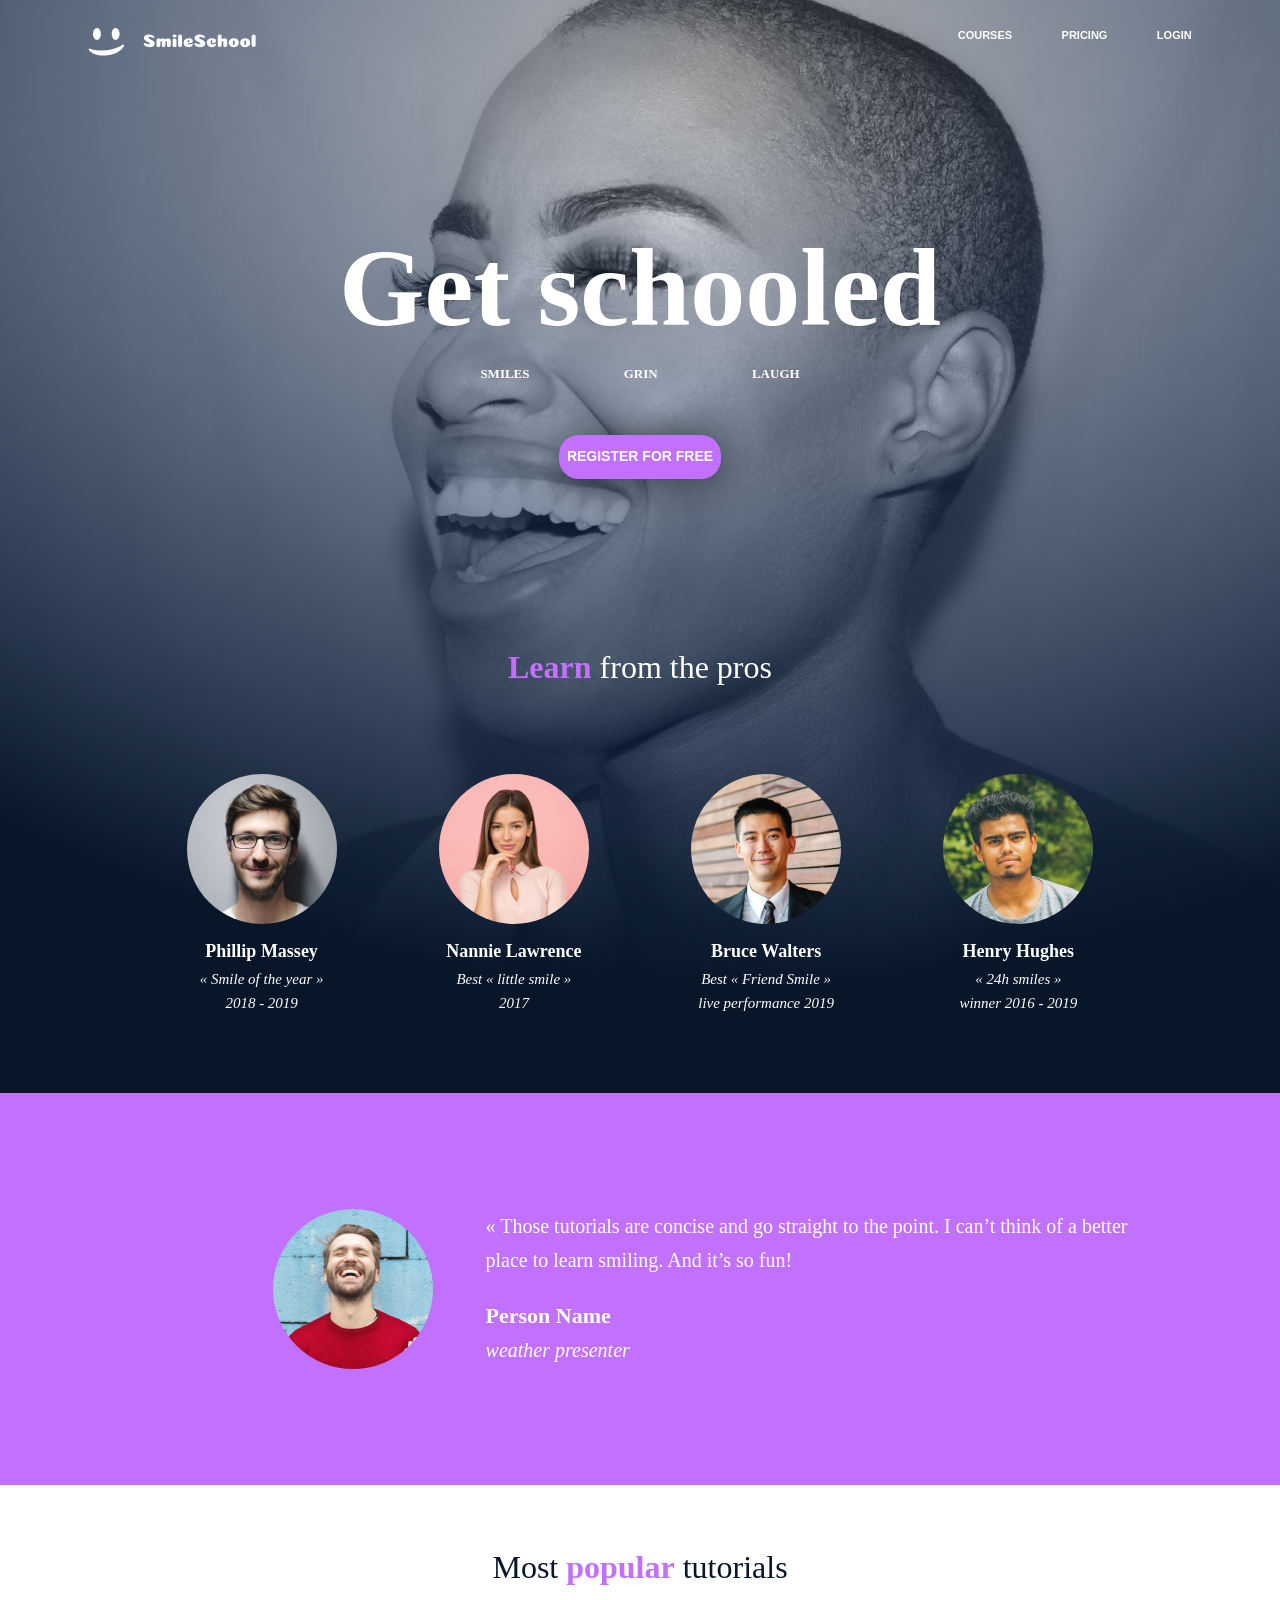
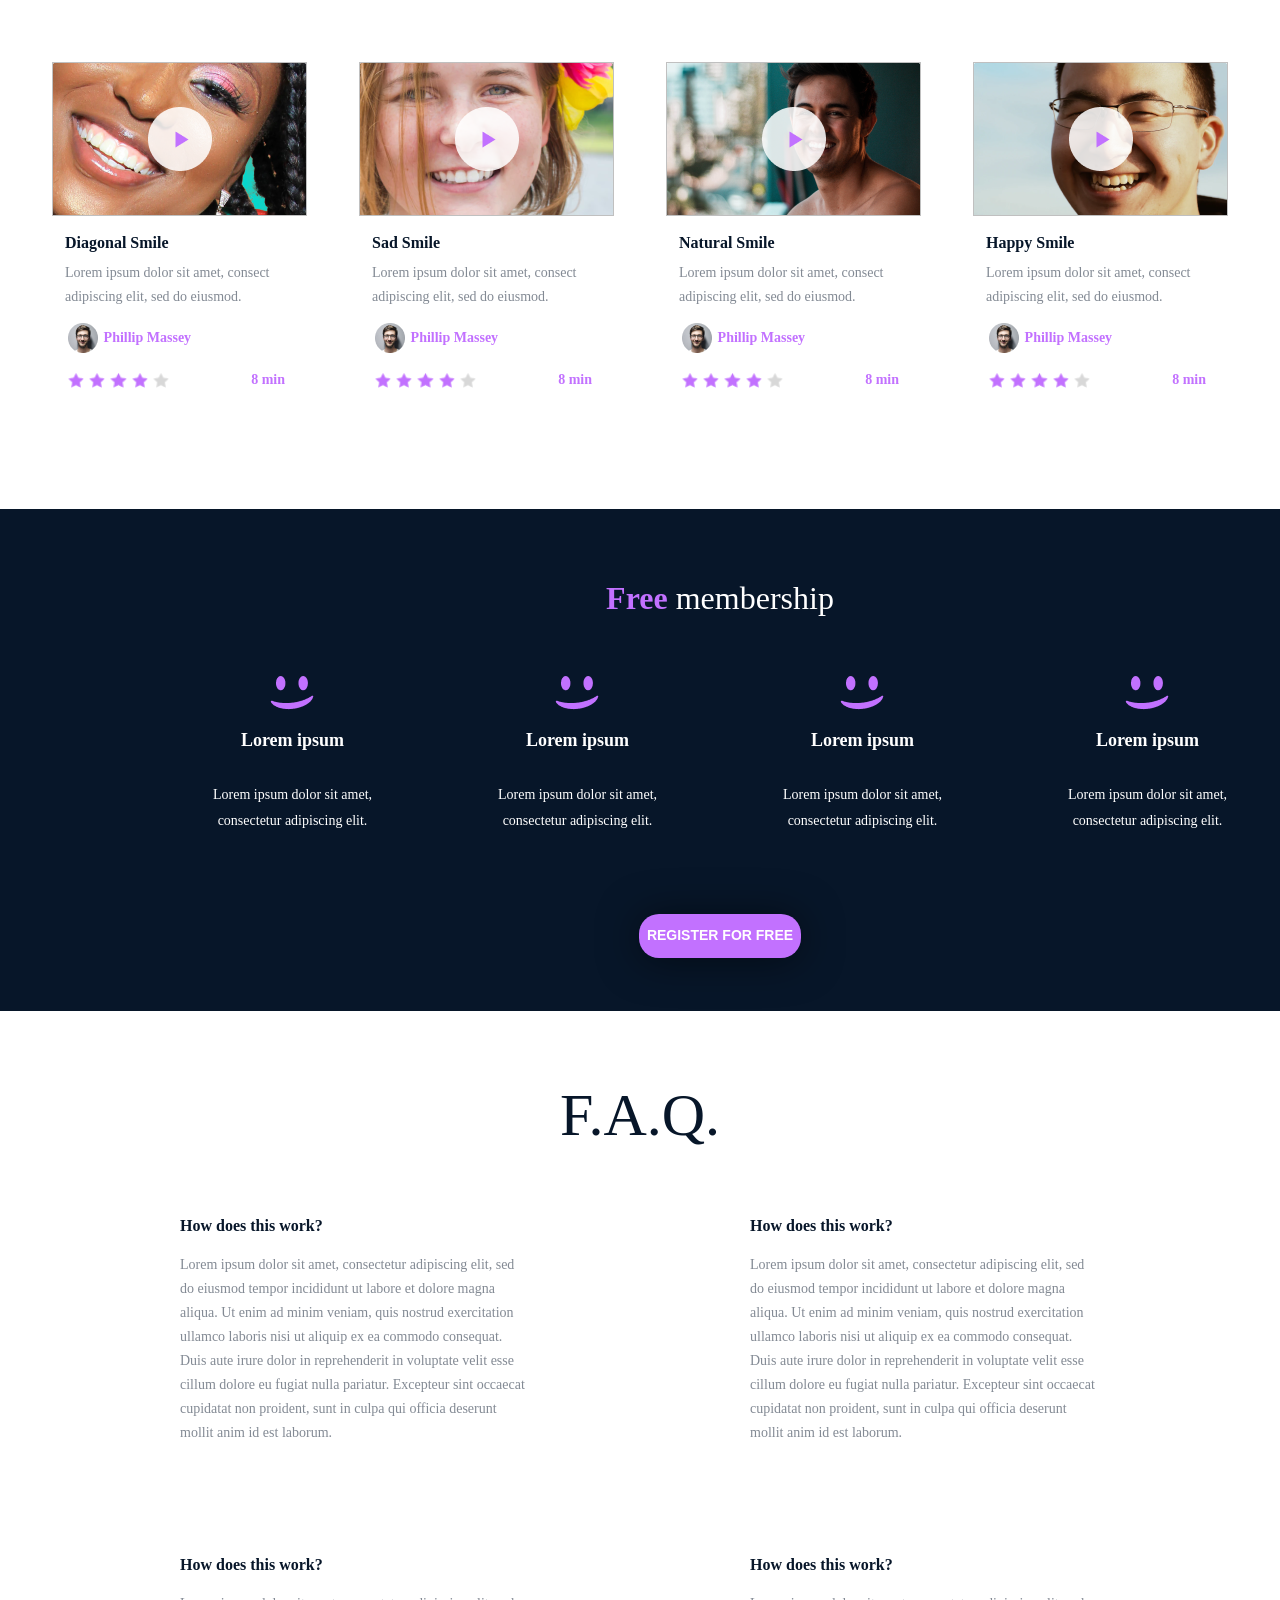
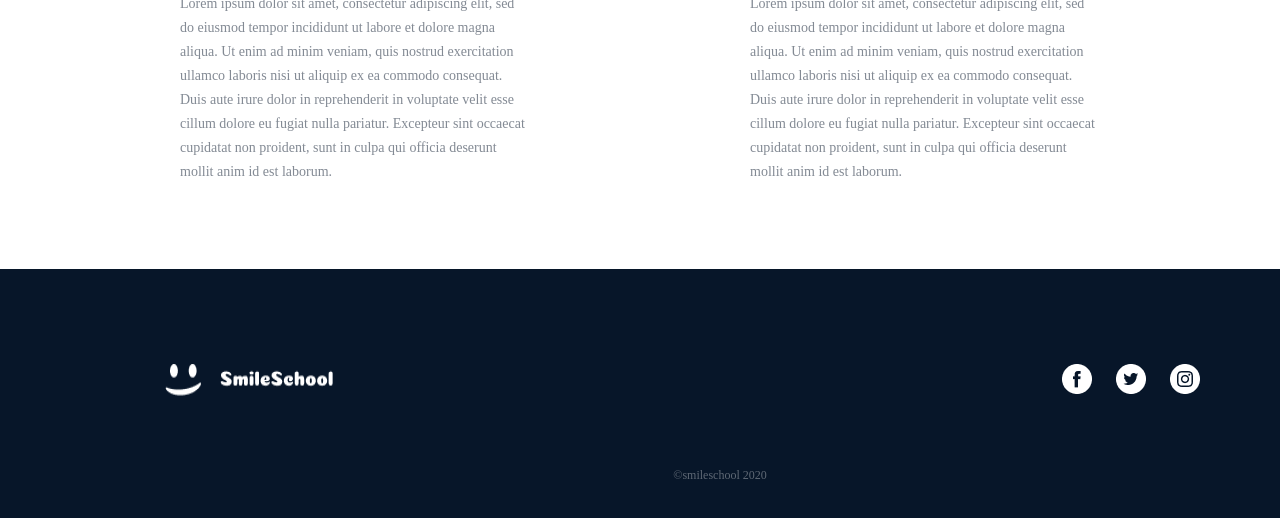
<file: css_advanced/index.html>
<!DOCTYPE html>
<html lang="en">
<head>
    <meta charset="UTF-8">
    <meta http-equiv="X-UA-Compatible" content="IE=edge">
    <meta name="viewport" content="width=device-width, initial-scale=1.0">
    <link rel="stylesheet" href="./styles.css">
    <title>Document</title>
</head>
<body>
    <header>
        <div class="logo">
            <a href="">
                <img src="./images/logo.png" alt="logo" id="" />
            </a>
        </div>
        <div class="menu">
            <a href="" id="courses">COURSES</a>
            <a href="" id="pricing">PRICING</a>
            <a href="" id="login">LOGIN</a>
        </div>
    </header>

    <main>

        <!-- Banner -->
        <section class="d">
            <div id="get_sgl_register">
                <h1 id="get_school">Get schooled</h1>
                <p id="sgl">SMILES GRIN LAUGH</p>
                <button class="register_free">REGISTER FOR FREE</button>
            </div>
            <div>
                <h2 id="learn_pros"><span style="font-weight: bold; color: #C271FF;">Learn</span> from the pros</h2>
                <div class="pros">
                    <div>
                        <img src="./images/1.png" alt="">
                        <h1>Phillip Massey</h1>
                        <p>« Smile of the year »<br>2018 - 2019</p>
                    </div>
                    <div>
                        <img src="./images/6.png" alt="">
                        <h1>Nannie Lawrence</h1>
                        <p>Best « little smile »<br>2017</p>
                    </div>
                    <div>
                        <img src="./images/7.png" alt="">
                        <h1>Bruce Walters</h1>
                        <p>Best « Friend Smile »<br>live performance 2019</p>
                    </div>
                    <div>
                        <img src="./images/8.png" alt="">
                        <h1>Henry Hughes</h1>
                        <p>« 24h smiles »<br>winner 2016 - 2019</p>
                    </div>
                </div>
            </div>
        </section>

        <!-- Quote -->
        <section class="quo">
            <div id="quote" >
                <img src="./images/Bitmap (1).png" alt="">
                <div id="te">
                    <blockquote>
                        « Those tutorials are concise and go straight to the point. I can’t think of a better<br>place to learn smiling. And it’s so fun!
                    </blockquote>
                    <p id="name">Person Name</p>
                    <p>weather presenter</p>
                </div>
            </div>
        </section>

        <!-- Videos list  -->
        <section id="video_list">
            <h1>Most <span style="font-weight: bold; color: #C271FF;">popular</span> tutorials</h1>
            <div class="tutorials">
                <div>
                    <img id="image_video" alt="" />
                    <h2>Diagonal Smile</h2>
                    <p class="video_description">Lorem ipsum dolor sit amet, consect<br>adipiscing elit, sed do eiusmod.</p>
                    <div class="author_video">
                        <img src="./images/avatar.png" alt="">
                        <h3>Phillip Massey</h3>
                    </div>
                    <div class="stars">
                        <div>
                            <img src="./images/Star_1.png" alt="">
                            <img src="./images/Star_1.png" alt="">
                            <img src="./images/Star_1.png" alt="">
                            <img src="./images/Star_1.png" alt="">
                            <img src="./images/Star_5.png" alt="">
                        </div>
                        <p>8 min</p>
                    </div>
                </div>
                <div>
                    <img id="image_video1" alt="">
                    <h2>Sad Smile</h2>
                    <p class="video_description">Lorem ipsum dolor sit amet, consect<br>adipiscing elit, sed do eiusmod.</p>
                    <div class="author_video">
                        <img src="./images/avatar.png" alt="">
                        <h3>Phillip Massey</h3>
                    </div>
                    <div class="stars">
                        <div>
                            <img src="./images/Star_1.png" alt="">
                            <img src="./images/Star_1.png" alt="">
                            <img src="./images/Star_1.png" alt="">
                            <img src="./images/Star_1.png" alt="">
                            <img src="./images/Star_5.png" alt="">
                        </div>
                        <p>8 min</p>
                    </div>
                </div>
                <div>
                    <img id="image_video2" alt="">
                    <h2>Natural Smile</h2>
                    <p class="video_description">Lorem ipsum dolor sit amet, consect<br>adipiscing elit, sed do eiusmod.</p>
                    <div class="author_video">
                        <img src="./images/avatar.png" alt="">
                        <h3>Phillip Massey</h3>
                    </div>
                    <div class="stars">
                        <div>
                            <img src="./images/Star_1.png" alt="">
                            <img src="./images/Star_1.png" alt="">
                            <img src="./images/Star_1.png" alt="">
                            <img src="./images/Star_1.png" alt="">
                            <img src="./images/Star_5.png" alt="">
                        </div>
                        <p>8 min</p>
                    </div>
                </div>
                <div>
                    <img id="image_video3" alt="">
                    <h2>Happy Smile</h2>
                    <p class="video_description">Lorem ipsum dolor sit amet, consect<br>adipiscing elit, sed do eiusmod.</p>
                    <div class="author_video">
                        <img src="./images/avatar.png" alt="">
                        <h3>Phillip Massey</h3>
                    </div>
                    <div class="stars">
                        <div>
                            <img src="./images/Star_1.png" alt="">
                            <img src="./images/Star_1.png" alt="">
                            <img src="./images/Star_1.png" alt="">
                            <img src="./images/Star_1.png" alt="">
                            <img src="./images/Star_5.png" alt="">
                        </div>
                        <p>8 min</p>
                    </div>
                </div>
            </div>
        </section>

        <!-- Membership -->
        <section id='membership'>
            <h1><span style="font-weight: bold; color: #C271FF;">Free</span> membership</h1>
            <div id="smiles">
                <div class="smile">
                    <img src="./images/smile.png" alt="">
                    <h2>Lorem ipsum</h2>
                    <p>Lorem ipsum dolor sit amet,<br>consectetur adipiscing elit.</p>
                </div>
                <div class="smile">
                    <img src="./images/smile.png" alt="">
                    <h2>Lorem ipsum</h2>
                    <p>Lorem ipsum dolor sit amet,<br>consectetur adipiscing elit.</p>
                </div>
                <div class="smile">
                    <img src="./images/smile.png" alt="">
                    <h2>Lorem ipsum</h2>
                    <p>Lorem ipsum dolor sit amet,<br>consectetur adipiscing elit.</p>
                </div>
                <div class="smile">
                    <img src="./images/smile.png" alt="">
                    <h2>Lorem ipsum</h2>
                    <p>Lorem ipsum dolor sit amet,<br>consectetur adipiscing elit.</p>
                </div>
            </div>
            <button class="register_free" id="btn_regis">REGISTER FOR FREE</button>
        </section>

        <!-- F.A.Q -->
        <section class="faq">
            <h1>F.A.Q.</h1>
            <div id="fq">
                <div class="f">
                    <div class="how_does_work">
                        <h2>How does this work?</h2>
                        <p>Lorem ipsum dolor sit amet, consectetur adipiscing elit, sed do eiusmod tempor incididunt ut labore et dolore magna aliqua. Ut enim ad minim veniam, quis nostrud exercitation ullamco laboris nisi ut aliquip ex ea commodo consequat. Duis aute irure dolor in reprehenderit in voluptate velit esse cillum dolore eu fugiat nulla pariatur. Excepteur sint occaecat cupidatat non proident, sunt in culpa qui officia deserunt mollit anim id est laborum.</p>
                    </div>
                    <div class="how_does_work">
                        <h2>How does this work?</h2>
                        <p>Lorem ipsum dolor sit amet, consectetur adipiscing elit, sed do eiusmod tempor incididunt ut labore et dolore magna aliqua. Ut enim ad minim veniam, quis nostrud exercitation ullamco laboris nisi ut aliquip ex ea commodo consequat. Duis aute irure dolor in reprehenderit in voluptate velit esse cillum dolore eu fugiat nulla pariatur. Excepteur sint occaecat cupidatat non proident, sunt in culpa qui officia deserunt mollit anim id est laborum.</p>
                    </div>
                </div>
                <div class="f">
                    <div class="how_does_work">
                        <h2>How does this work?</h2>
                        <p>Lorem ipsum dolor sit amet, consectetur adipiscing elit, sed do eiusmod tempor incididunt ut labore et dolore magna aliqua. Ut enim ad minim veniam, quis nostrud exercitation ullamco laboris nisi ut aliquip ex ea commodo consequat. Duis aute irure dolor in reprehenderit in voluptate velit esse cillum dolore eu fugiat nulla pariatur. Excepteur sint occaecat cupidatat non proident, sunt in culpa qui officia deserunt mollit anim id est laborum.</p>
                    </div>
                    <div class="how_does_work">
                        <h2>How does this work?</h2>
                        <p>Lorem ipsum dolor sit amet, consectetur adipiscing elit, sed do eiusmod tempor incididunt ut labore et dolore magna aliqua. Ut enim ad minim veniam, quis nostrud exercitation ullamco laboris nisi ut aliquip ex ea commodo consequat. Duis aute irure dolor in reprehenderit in voluptate velit esse cillum dolore eu fugiat nulla pariatur. Excepteur sint occaecat cupidatat non proident, sunt in culpa qui officia deserunt mollit anim id est laborum.</p>
                    </div>
                </div>
            </div>
        </section>
    </main>

    <footer>
        <div>
            <div id="social">
                <img src="./images/logo.png" alt="">
                <div>
                    <a href=""><img src="./images/Facebook_White.png" alt=""></a>
                    <a href=""><img src="./images/Twitter_White.png" alt=""></a>
                    <a href=""><img src="./images/Instagram_White.png" alt=""></a>
                </div>
            </div>
            <p>©smileschool 2020</p>
        </div>
    </footer>
</body>
</html>
</file>
<file: css_advanced/styles.css>
body{
    background-image: url('./images/background.png');
    background-repeat: no-repeat;
    max-width: 100%;
    display: flex;
    flex-direction: column;
}

body a {
    text-decoration: none;
}

/* Style of header */
header {
    width: 1103.41px;
    min-width: auto;
    height: 29.46px;
    margin-top: 20.02px;
    display: flex;
    align-self: center;
    justify-content: space-between;
}

/* Style of menu */
.menu {
    width: 234px;
    height: 15px;
    left: 1041px;
    top: 37px;
    display: flex;
    justify-content: space-between;

}

#login, #pricing, #courses {
    height: 15px;
    top: 37px;    
    /* Fonts */
    font-family: 'Gill Sans', 'Gill Sans MT', Calibri, 'Trebuchet MS', sans-serif;
    font-style: normal;
    font-weight: 700;
    font-size: 11px;
    line-height: 15px;


    /* Color of font */
    color: #FFFFFF;
}

/* MAIN */

/* Get schooled */
#get_school, #sgl, #register_free{
    font-family: Calibri;
    font-style: normal;
    text-align: center;

}

#get_school {
    align-self: center;
    top: calc(50% - 151px/2 - 251px);
    margin-top: 155.52px;
    height: 151px;
    
    font-weight: 700;
    font-size: 110px;
    line-height: 151px;  
    /* identical to box height */
    color: #FFFFFF;
    margin-bottom: 0px;
} 

#sgl {
    height: 20px;
    top: calc(50% - 20px/2 - 175.5px);

    font-style: normal;
    font-weight: 700;
    font-size: 13px;
    line-height: 20px;

    margin-top: 0px;
    color: #FFFFFF;
    word-spacing: 91px;
}

.register_free {
    font-style: normal;
    font-weight: 600;
    font-size: 14px;
    line-height: 17.6px;
    /* identical to box height */
    
    filter: drop-shadow(0px 2px 20px rgba(0, 0, 0, 0.5));
    width: 162px;
    height: 44px;
    border-radius: 20px;
    margin-top: 38px;
    margin-bottom: 0px;
    
    background-color: #C271FF;
    border: #C271FF;
    color: #FFFFFF;
}

#get_sgl_register {
    display: flex;
    flex-direction: column;
    align-items: center;
}

#learn_pros {
    /* Learn from the pros */
    margin-top: 168px;
    margin-bottom: 0px;
    height: 40px;
    left: 41.94%;
    right: 39.93%;
    top: calc(50% - 40px/2 + 104.5px);

    font-family: calibri;
    font-style: normal;
    font-weight: 400;
    font-size: 32px;
    line-height: 40px;
    text-align: center;

    color: #FFFFFF;
}

.pros {
    max-width: 1009px;
    height: 237px;
    left: 217px;
    top: 758px;
    margin: 0 auto;
    margin-top: 87px;
    margin-bottom: 82px;
    display: flex;
    justify-content: space-around;
}

.pros img {
    border-radius: 50%;
    margin-bottom: 0px;
}

.pros h1 {
    /* Phillip Massey */

    height: 27px;
    left: 0%;
    right: 0%;
    top: calc(50% - 27px/2 + 55px);

    font-family: calibri;
    font-style: normal;
    font-weight: 900;
    font-size: 18px;
    line-height: 27px;
    /* identical to box height, or 150% */

    text-align: center;

    color: #FFFFFF;

    margin-top: 10px;
    margin-bottom: 0px;
}

.pros p {
    height: 48px;
    left: 0%;
    right: 0%;
    top: calc(50% - 48px/2 + 94.5px);

    font-family: calibri;
    font-style: italic;
    font-weight: 400;
    font-size: 15px;
    line-height: 24px;
    /* or 150% */
    
    text-align: center;
    
    color: #FFFFFF;
    
    margin-top: 2px;
}

/* QUOTE */
.quo {
    width: 1440px;
    height: 392px;
    right: 10px;
    margin-left: -8px;
    background: #C271FF;
    display: flex;
    align-items: center;
    justify-content: center;
}

#quote {
    display: flex;
}

#quote blockquote, #quote p {
    color: #FFFFFF;
}

#quote blockquote {
    margin-left: 0;
    margin-top: 0;
    margin-bottom: 22px;
    font-family: calibri;
    font-style: normal;
    font-weight: 400;
    font-size: 20px;
    line-height: 34px;
    /* or 153% */
}

#quote #name {
    /* Person Name */
    font-family: calibri;
    font-style: normal;
    font-weight: 700;
    font-size: 22px;
    line-height: 34px;
    /* identical to box height, or 153% */
}

#quote img{
    border-radius: 50%;
    width: 160px;
    height: 160px;
    left: 259px;
    top: 1201px;
}

#quote p {
    font-family: calibri;
    font-style: italic;
    font-weight: 400;
    font-size: 20px;
    line-height: 34px;
    /* identical to box height, or 153% */

    margin-top: 0;
    margin-bottom: 0;
}

#te {
    margin-left: 53px;
}

#name {
    font-style: normal;
    font-weight: 700;
    font-size: 22px;
    line-height: 34px;
}

/* Video List */
#video_list {
    width: 1228px;
    height: 450px;
    margin: 62px auto 112px auto;
}

#video_list h1 {
    text-align: center;
    height: 40px;

    font-family: calibri;
    font-style: normal;
    font-weight: 300;
    font-size: 32px;
    line-height: 40px;
    text-align: center;

    color: #071629;
}

.tutorials {
    display: flex;
    justify-content: space-around;
    margin-top: 75px;
}

.tutorials h2 {
    margin-bottom: 0;
    height: 20px;
    margin-left: 13px;

    font-family: calibri;
    font-style: normal;
    font-weight: 700;
    font-size: 16px;
    line-height: 20px;

    color: #071629;
}

/* Images of the videos */
#image_video {
    background-image: url(./images/play.png), url(./images/preview.png);
    background-repeat: no-repeat;
    background-position-y: center;
    background-position-x: center;
    width: 255px;
    height: 154px;
}
#image_video1 {
    background-image: url(./images/play.png), url(./images/preview\ \(1\).png);
    background-repeat: no-repeat;
    background-position-y: center;
    background-position-x: center;
    width: 255px;
    height: 154px;
}
#image_video2 {
    background-image: url(./images/play.png), url(./images/preview\ \(2\).png);
    background-repeat: no-repeat;
    background-position-y: center;
    background-position-x: center;
    width: 255px;
    height: 154px;
}
#image_video3 {
    background-image: url(./images/play.png), url(./images/preview\ \(3\).png);
    background-repeat: no-repeat;
    background-position-y: center;
    background-position-x: center;
    width: 255px;
    height: 154px;
}

.video_description {
    margin-top: 7.6px;
    margin-left: 13px;
    height: 48px;

    font-family: calibri;
    font-style: normal;
    font-weight: 400;
    font-size: 14px;
    line-height: 24px;
    /* or 171% */

    color: rgba(7, 22, 41, 0.501584);
}

.author_video {
    margin-top: 13.4px;
    margin-left: 13px;
    width: 129px;
    height: 30px;

    display: flex;
    align-items: center;
    justify-content: space-around;
}

.author_video h3 {
    left: 21.96%;
    right: 44.31%;
    top: calc(50% - 27px/2 + 109px);

    font-family: calibri;
    font-style: normal;
    font-weight: 600;
    font-size: 14px;
    line-height: 27px;
    /* identical to box height, or 193% */

    color: #C271FF;

}

.stars {
    width: 220px;
    height: 27px;
    margin-top: 14px;
    margin-left: 13px;

    display: flex;
    align-items: center;
    justify-content: space-between;
}

.stars div {
    width: 107px;
    height: 15px;
    display: flex;
    justify-content: space-around;
}

.stars p {
    font-family: calibri;
    font-style: normal;
    font-weight: 600;
    font-size: 14px;
    /* identical to box height, or 193% */

    color: #C271FF;   
}

/* Membership */
#membership {
    width: 1440px;
    height: 502px;
    margin-left: -8px;
    display: flex;
    flex-direction: column;
    
    background: #071629;
}

#membership h1 {
    /* Free membership */
    font-family: calibri;
    font-style: normal;
    font-weight: 400;
    font-size: 32px;
    line-height: 40px;
    text-align: center;

    margin-top: 69px;
    margin-bottom: 0px;
    
    color: #FFFFFF;
}

#smiles {
    width: 1112px;
    margin: 58px auto 0 auto;
    display: flex;
    justify-content: space-between;
}

.smile {
    width: 257px;
    height: 153px;
    display: flex;
    flex-direction: column;
}

.smile img{
    align-self: center;
}

.smile h2 {
    font-family: calibri;
    font-style: normal;
    font-weight: 600;
    font-size: 18px;
    line-height: 26px;
    /* identical to box height, or 144% */

    text-align: center;

    color: #FFFFFF;
}

.smile p {
    font-family: calibri;
    font-style: normal;
    font-weight: 400;
    font-size: 14px;
    line-height: 26px;
    /* identical to box height, or 144% */

    text-align: center;

    color: #FFFFFF;
}

#btn_regis {
    align-self: center;
    margin-top: 85px;
    margin-bottom: 52px;
}

/* F.A.Q */
.faq {
    width: 920px;
    height: 707px;
    margin: 67px auto 0 auto;
    padding: 0;
}

.faq h1 {
    height: 75px;

    font-family: calibri;
    font-style: normal;
    font-weight: 300;
    font-size: 60px;
    line-height: 75px;
    text-align: center;

    color: #071629;
}

#fq {
    display: flex;
    justify-content: space-between;
}

.f {
    height: 581px;
    display: flex;
    flex-direction: column;
    justify-content: space-between;
}

.how_does_work {
    width: 350px;
    height: 242px;

    display: flex;
    flex-direction: column;
    justify-content: space-between;
}

.how_does_work h2 {
    font-family: calibri;
    font-style: normal;
    font-weight: 700;
    font-size: 16px;
    line-height: 20px;

    color: #071629;
    margin-bottom: 0px;
}

.how_does_work p {
    font-family: calibri;
    font-style: normal;
    font-weight: 400;
    font-size: 14px;
    line-height: 24px;
    /* or 171% */


    color: rgba(7, 22, 41, 0.501584);

    margin-top: 0px;
    margin-bottom: 0px;
}

/* Footer */
footer {
    width: 1440px;
    height: 249px;
    margin-left: -8px;
    margin-top: 84px;
    margin-bottom: -8px;
    background: #071629;
}

footer p {
    font-family: calibri;
    font-style: normal;
    font-weight: 400;
    font-size: 12px;
    line-height: 15px;
    /* identical to box height */
    text-align: center;
    color: #FFFFFF;

    margin-top: 70px;
    mix-blend-mode: normal;
    opacity: 0.35;
}

#social {
    display: flex;
    justify-content: space-between;
    margin: 95px 240px 0 165px;
}

#social a {
    margin-left: 20px;
}
</file>
